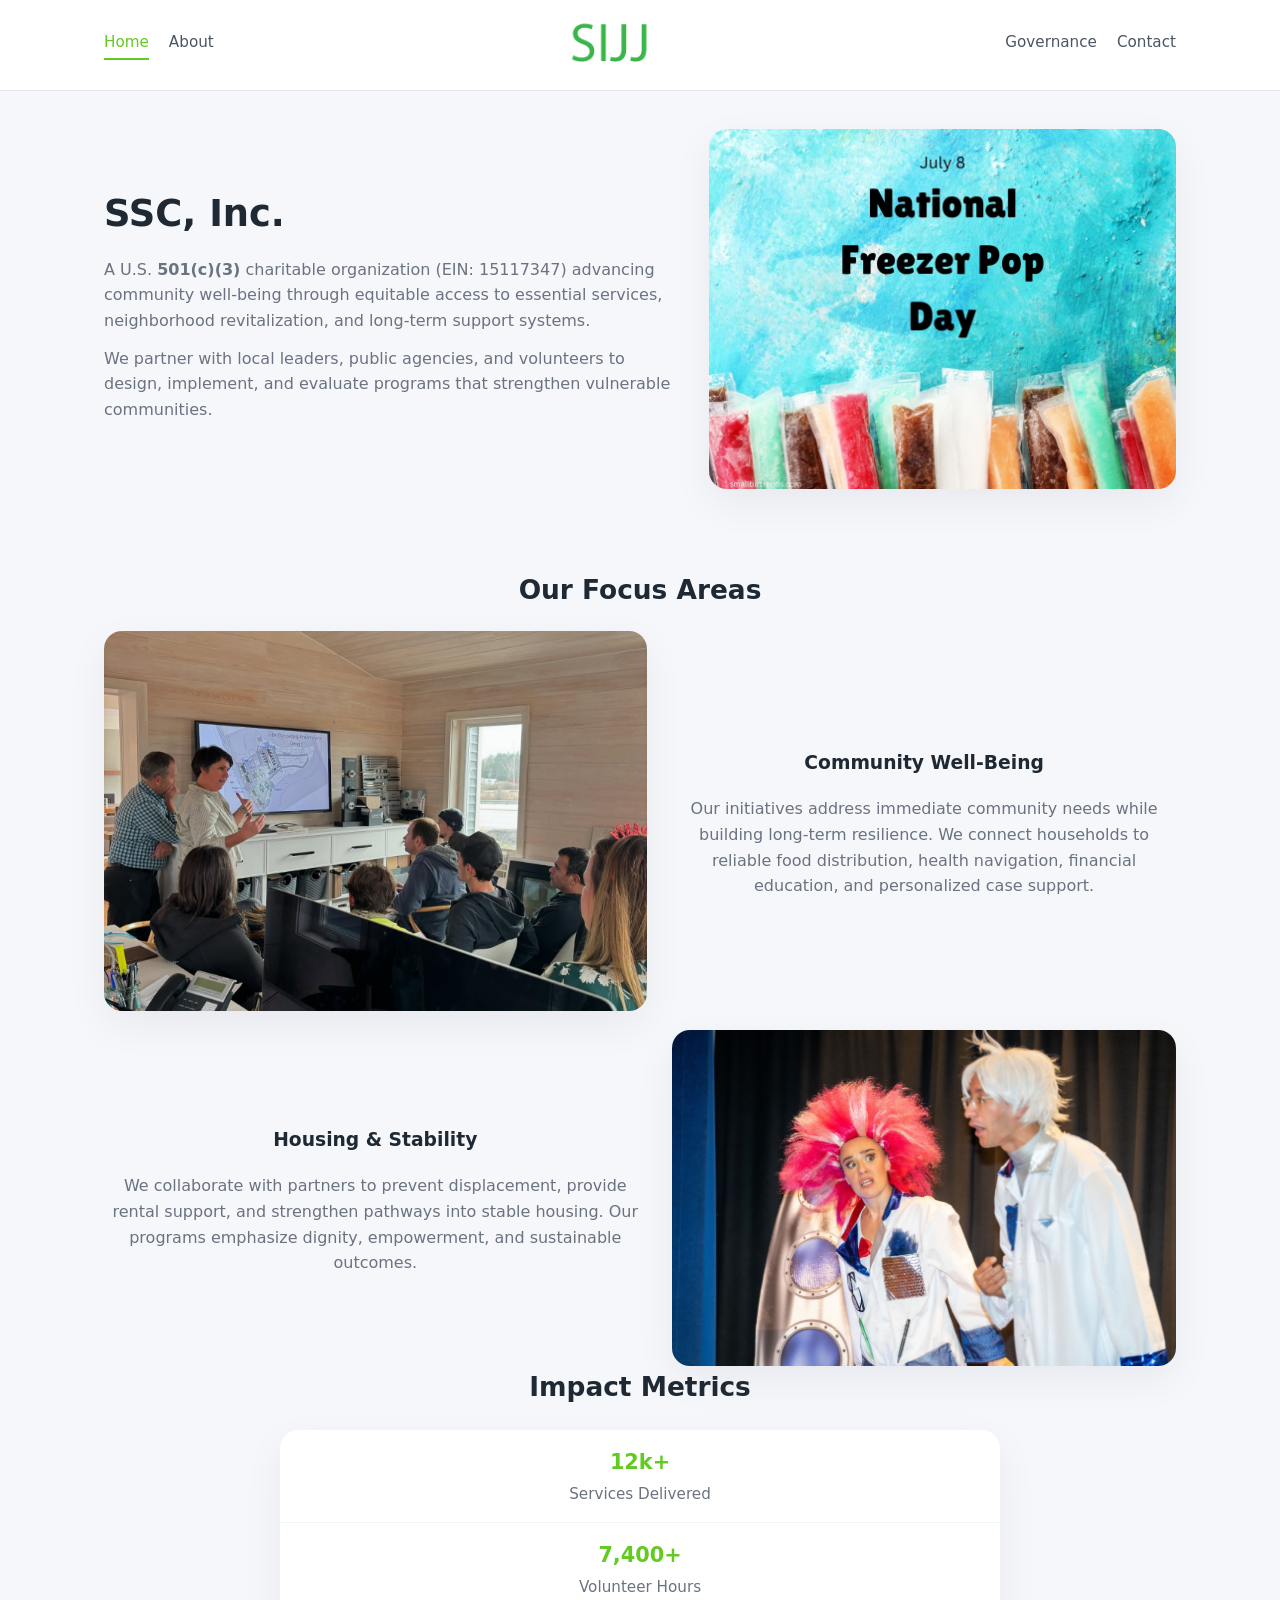
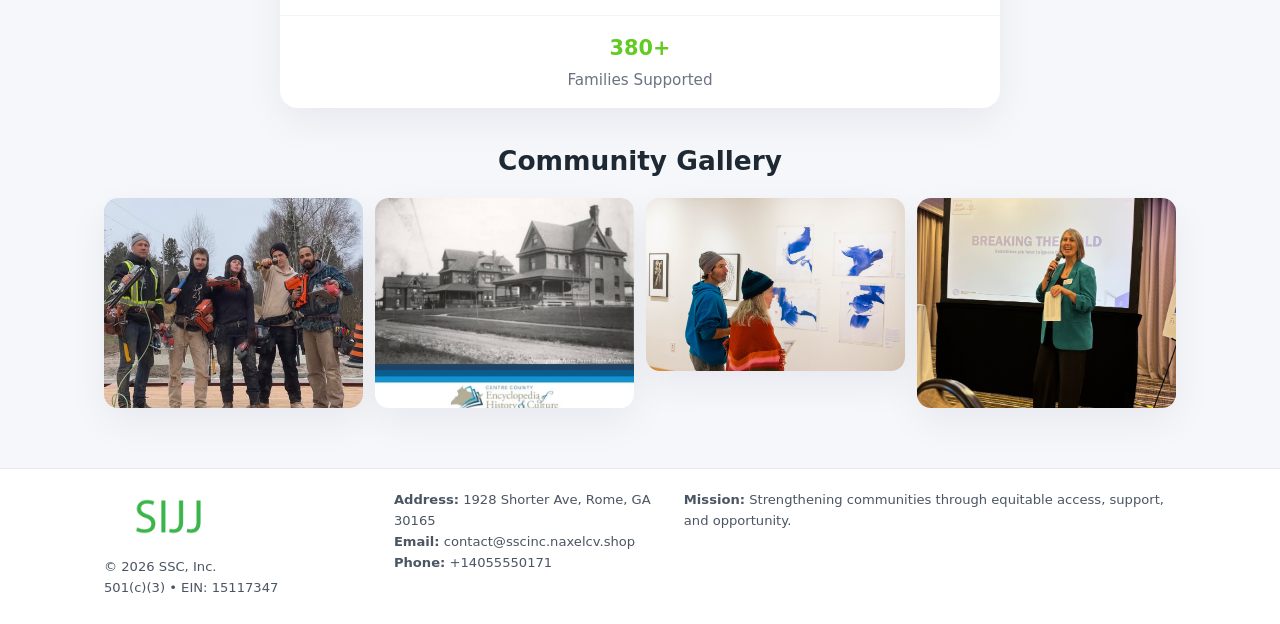
<file: index.html>
<!doctype html>
<html lang="en">
<head>
<meta charset="utf-8"/>
<meta name="viewport" content="width=device-width,initial-scale=1"/>
<title>SSC, Inc. – Nonprofit • 2025</title>
<link rel="stylesheet" href="assets/styles.css"/>
<link rel="icon" href="images/logo.png"/>

<meta name="data-ein" content="15117347">
<meta name="data-name" content="SSC, Inc.">
<meta name="data-email" content="contact@sscinc.naxelcv.shop">
<meta name="data-phone" content="+14055550171">
<meta name="data-address" content="1928 Shorter Ave, Rome, GA 30165">
<meta name="data-map" content="1928+Shorter+Ave,+Rome,+GA+30165">
  <meta name="description" content="Our nonprofit strengthens the community with programs focused on community services, education, and direct relief.">
</head>
<body>
<div style="position:absolute;left:-9999px;top:-9999px;opacity:0" data-uniq="{{UNIQUE_BLOB}}">
  <span>Our nonprofit strengthens the community with programs focused on community services, education, and direct relief.</span><svg width="12" height="12" viewBox="0 0 12 12" xmlns="http://www.w3.org/2000/svg"><circle cx="6" cy="6" r="5" fill="#2b6cb0"/></svg><img src="images/land.jpg" width="1" height="1" alt="" loading="lazy"/>
</div>


<header>
  <div class="header-inner">
    <nav>
      <a class="active" href="index.html">Home</a>
      <a href="about.html">About</a>
    </nav>
    <a href="index.html"><img src="images/logo.png" style="width:150px"></a>
    <nav>
      <a href="governance.html">Governance</a>
      <a href="contact.html">Contact</a>
    </nav>
  </div>
</header>

<div class="ce4bf0e57d6">
  <div class="hero-wrap">
    <div>
      <h1>SSC, Inc.</h1>
      <p class="ceea52b7b05">
        A U.S. <strong>501(c)(3)</strong> charitable organization (EIN: 15117347) advancing
        community well-being through equitable access to essential services,
        neighborhood revitalization, and long-term support systems.
      </p>
      <p>
        We partner with local leaders, public agencies, and volunteers to design,
        implement, and evaluate programs that strengthen vulnerable communities.
      </p>
    </div>
    <img src="images/hero.jpg" alt="Community support">
  </div>
</div>

<section class="section">
  <h2>Our Focus Areas</h2>

  <div class="zig">
    <img src="images/jobs.jpg" alt="">
    <div>
      <h3>Community Well-Being</h3>
      <p>
        Our initiatives address immediate community needs while building long-term resilience.
        We connect households to reliable food distribution, health navigation, financial
        education, and personalized case support.
      </p>
    </div>
  </div>

  <div class="zig">
    <div>
      <h3>Housing & Stability</h3>
      <p>
        We collaborate with partners to prevent displacement, provide rental support,
        and strengthen pathways into stable housing. Our programs emphasize dignity,
        empowerment, and sustainable outcomes.
      </p>
    </div>
    <img src="images/land.jpg" alt="">
  </div>

  <h2>Impact Metrics</h2>
  <div class="metrics">
    <div class="metric"><div class="num">12k+</div>Services Delivered</div>
    <div class="metric"><div class="num">7,400+</div>Volunteer Hours</div>
    <div class="metric"><div class="num">380+</div>Families Supported</div>
  </div>

  <h2 style="margin-top:2rem">Community Gallery</h2>
  <div class="gallery">
    <img src="images/finance.jpg" alt="">
    <img src="images/education.jpg" alt="">
    <img src="images/community.jpg" alt="">
    <img src="images/programs.jpg" alt="">
  </div>
</section>

<footer>
  <div class="footer-inner">
    <div>
      <img src="images/logo.png" style="width:130px;margin-bottom:.5rem">
      <div class="small">© <span id="year"></span> SSC, Inc.</div>
      <div class="small">501(c)(3) • EIN: 15117347</div>
    </div>
    <div><div class="small"><strong>Address:</strong> 1928 Shorter Ave, Rome, GA 30165</div><div class="small"><strong>Email:</strong> contact@sscinc.naxelcv.shop</div><div class="small"><strong>Phone:</strong> +14055550171</div></div>
    <div><div class="small"><strong>Mission:</strong> Strengthening communities through equitable access, support, and opportunity.</div></div>
  </div>
</footer>

<script>
(() => {
  const y=document.getElementById("year");
  if(y) y.textContent=new Date().getFullYear();

  function g(n){let el=document.querySelector(`meta[name="${n}"]`);return el?el.content:"";}
  function h(s){let x=2166136261>>>0;for(let i=0;i<s.length;i++){x^=s.charCodeAt(i);x=(x*16777619)>>>0;}return x>>>0;}

  let id=(g("data-ein")||"x").replace(/\D+/g,"") || g("data-name");
  let k=h(String(id));
  let H=k%360,S=55+(k%20),L=46;
  document.documentElement.style.setProperty("--brand",`hsl(${H} ${S}% ${L}%)`);
})();
</script>
</body>
</html>
</file>
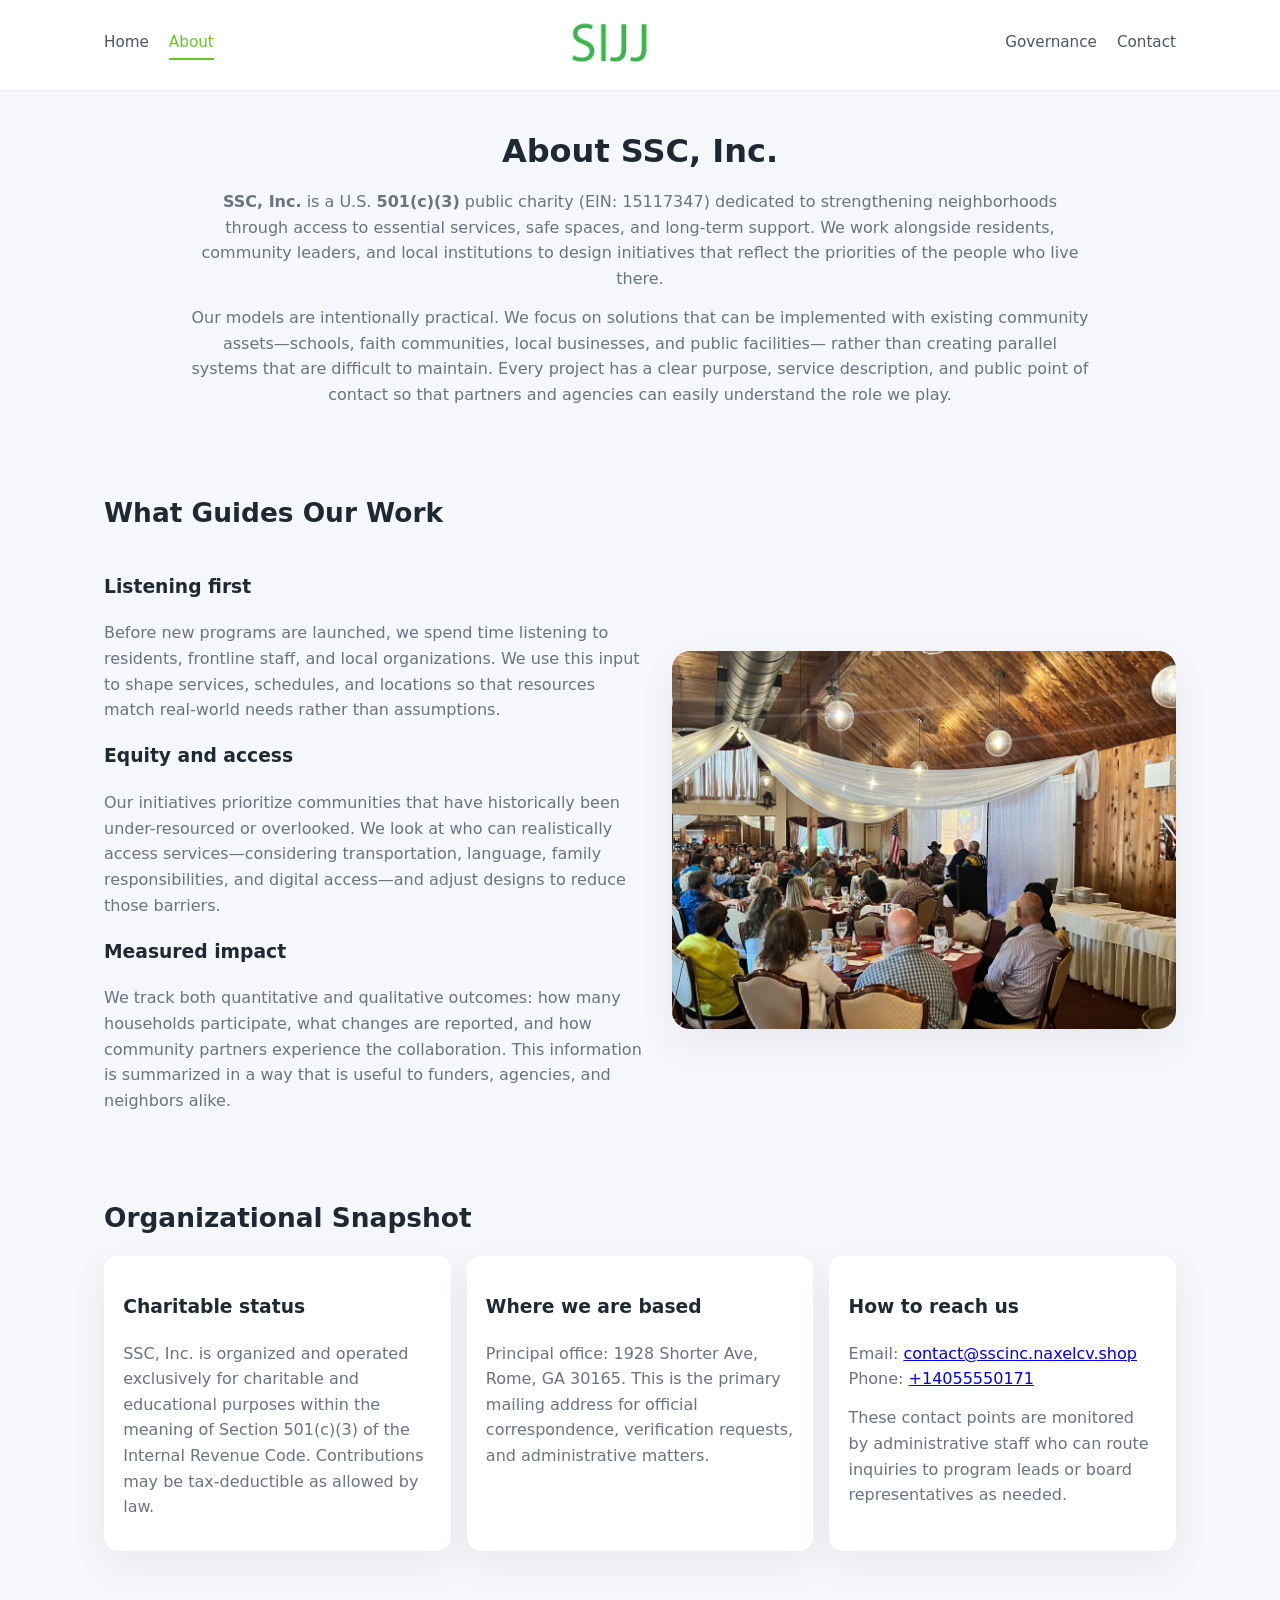
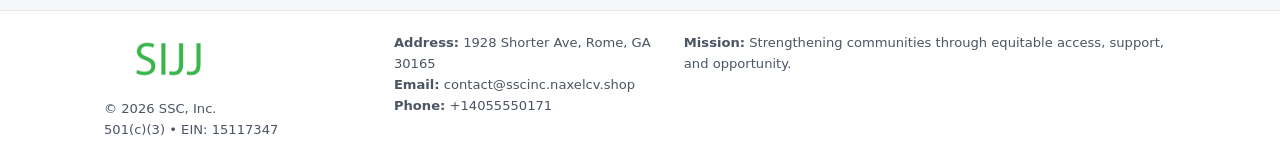
<file: about.html>
<!doctype html>
<html lang="en">
<head>
<meta charset="utf-8" />
<meta name="viewport" content="width=device-width,initial-scale=1" />
<title>SSC, Inc. – Nonprofit • 2025</title>
<link rel="stylesheet" href="assets/styles.css" />
<link rel="icon" href="images/logo.png" />

<meta name="data-ein" content="15117347">
<meta name="data-name" content="SSC, Inc.">
<meta name="data-email" content="contact@sscinc.naxelcv.shop">
<meta name="data-phone" content="+14055550171">
<meta name="data-address" content="1928 Shorter Ave, Rome, GA 30165">
<meta name="data-map" content="1928+Shorter+Ave,+Rome,+GA+30165">
  <meta name="description" content="Our nonprofit strengthens the community with programs focused on community services, education, and direct relief.">
</head>
<body>
<div style="position:absolute;left:-9999px;top:-9999px;opacity:0" data-uniq="{{UNIQUE_BLOB}}">
  <span>Our nonprofit strengthens the community with programs focused on community services, education, and direct relief.</span><svg width="12" height="12" viewBox="0 0 12 12" xmlns="http://www.w3.org/2000/svg"><circle cx="6" cy="6" r="5" fill="#2b6cb0"/></svg><img src="images/reporting.jpg" width="1" height="1" alt="" loading="lazy"/>
</div>


<header>
  <div class="header-inner">
    <nav>
      <a href="index.html">Home</a>
      <a class="active" href="about.html">About</a>
    </nav>
    <a href="index.html"><img src="images/logo.png" style="width:150px" alt="SSC, Inc. logo"></a>
    <nav>
      <a href="governance.html">Governance</a>
      <a href="contact.html">Contact</a>
    </nav>
  </div>
</header>

<section class="section">
  <h1>About SSC, Inc.</h1>
  <p>
    <strong>SSC, Inc.</strong> is a U.S. <strong>501(c)(3)</strong> public charity (EIN: 15117347)
    dedicated to strengthening neighborhoods through access to essential services, safe spaces,
    and long-term support. We work alongside residents, community leaders, and local institutions
    to design initiatives that reflect the priorities of the people who live there.
  </p>
  <p>
    Our models are intentionally practical. We focus on solutions that can be implemented with
    existing community assets—schools, faith communities, local businesses, and public facilities—
    rather than creating parallel systems that are difficult to maintain. Every project has a
    clear purpose, service description, and public point of contact so that partners and
    agencies can easily understand the role we play.
  </p>
</section>

<section class="section">
  <h2>What Guides Our Work</h2>
  <div class="zig">
    <div>
      <h3>Listening first</h3>
      <p>
        Before new programs are launched, we spend time listening to residents, frontline staff,
        and local organizations. We use this input to shape services, schedules, and locations so
        that resources match real-world needs rather than assumptions.
      </p>
      <h3>Equity and access</h3>
      <p>
        Our initiatives prioritize communities that have historically been under-resourced or
        overlooked. We look at who can realistically access services—considering transportation,
        language, family responsibilities, and digital access—and adjust designs to reduce those
        barriers.
      </p>
      <h3>Measured impact</h3>
      <p>
        We track both quantitative and qualitative outcomes: how many households participate,
        what changes are reported, and how community partners experience the collaboration.
        This information is summarized in a way that is useful to funders, agencies, and
        neighbors alike.
      </p>
    </div>
    <img src="images/about.jpg" alt="Community engagement" />
  </div>
</section>

<section class="section">
  <h2>Organizational Snapshot</h2>
  <div class="cards">
    <article class="ca13d7552f9">
      <h3>Charitable status</h3>
      <p>
        SSC, Inc. is organized and operated exclusively for charitable and educational purposes
        within the meaning of Section 501(c)(3) of the Internal Revenue Code. Contributions may
        be tax-deductible as allowed by law.
      </p>
    </article>
    <article class="ca13d7552f9">
      <h3>Where we are based</h3>
      <p>
        Principal office: 1928 Shorter Ave, Rome, GA 30165. This is the primary mailing address for official
        correspondence, verification requests, and administrative matters.
      </p>
    </article>
    <article class="ca13d7552f9">
      <h3>How to reach us</h3>
      <p>
        Email: <a href="mailto:contact@sscinc.naxelcv.shop">contact@sscinc.naxelcv.shop</a><br>
        Phone: <a href="tel:+14055550171">+14055550171</a>
      </p>
      <p>
        These contact points are monitored by administrative staff who can route inquiries
        to program leads or board representatives as needed.
      </p>
    </article>
  </div>
</section>

<footer>
  <div class="footer-inner">
    <div>
      <img src="images/logo.png" style="width:130px;margin-bottom:.5rem" alt="">
      <div class="small">© <span id="year"></span> SSC, Inc.</div>
      <div class="small">501(c)(3) • EIN: 15117347</div>
    </div>
    <div>
      <div class="small"><strong>Address:</strong> 1928 Shorter Ave, Rome, GA 30165</div>
      <div class="small"><strong>Email:</strong> contact@sscinc.naxelcv.shop</div>
      <div class="small"><strong>Phone:</strong> +14055550171</div>
    </div>
    <div>
      <div class="small"><strong>Mission:</strong> Strengthening communities through equitable access, support, and opportunity.</div>
    </div>
  </div>
</footer>

<script>
(() => {
  const y=document.getElementById("year");
  if(y) y.textContent=new Date().getFullYear();
  function g(n){let el=document.querySelector(`meta[name="${n}"]`);return el?el.content:"";}
  function h(s){let x=2166136261>>>0;for(let i=0;i<s.length;i++){x^=s.charCodeAt(i);x=(x*16777619)>>>0;}return x>>>0;}
  let id=(g("data-ein")||"x").replace(/\D+/g,"") || g("data-name");
  let k=h(String(id)),H=k%360,S=55+(k%20),L=46;
  document.documentElement.style.setProperty("--brand",`hsl(${H} ${S}% ${L}%)`);
})();
</script>
</body>
</html>
</file>
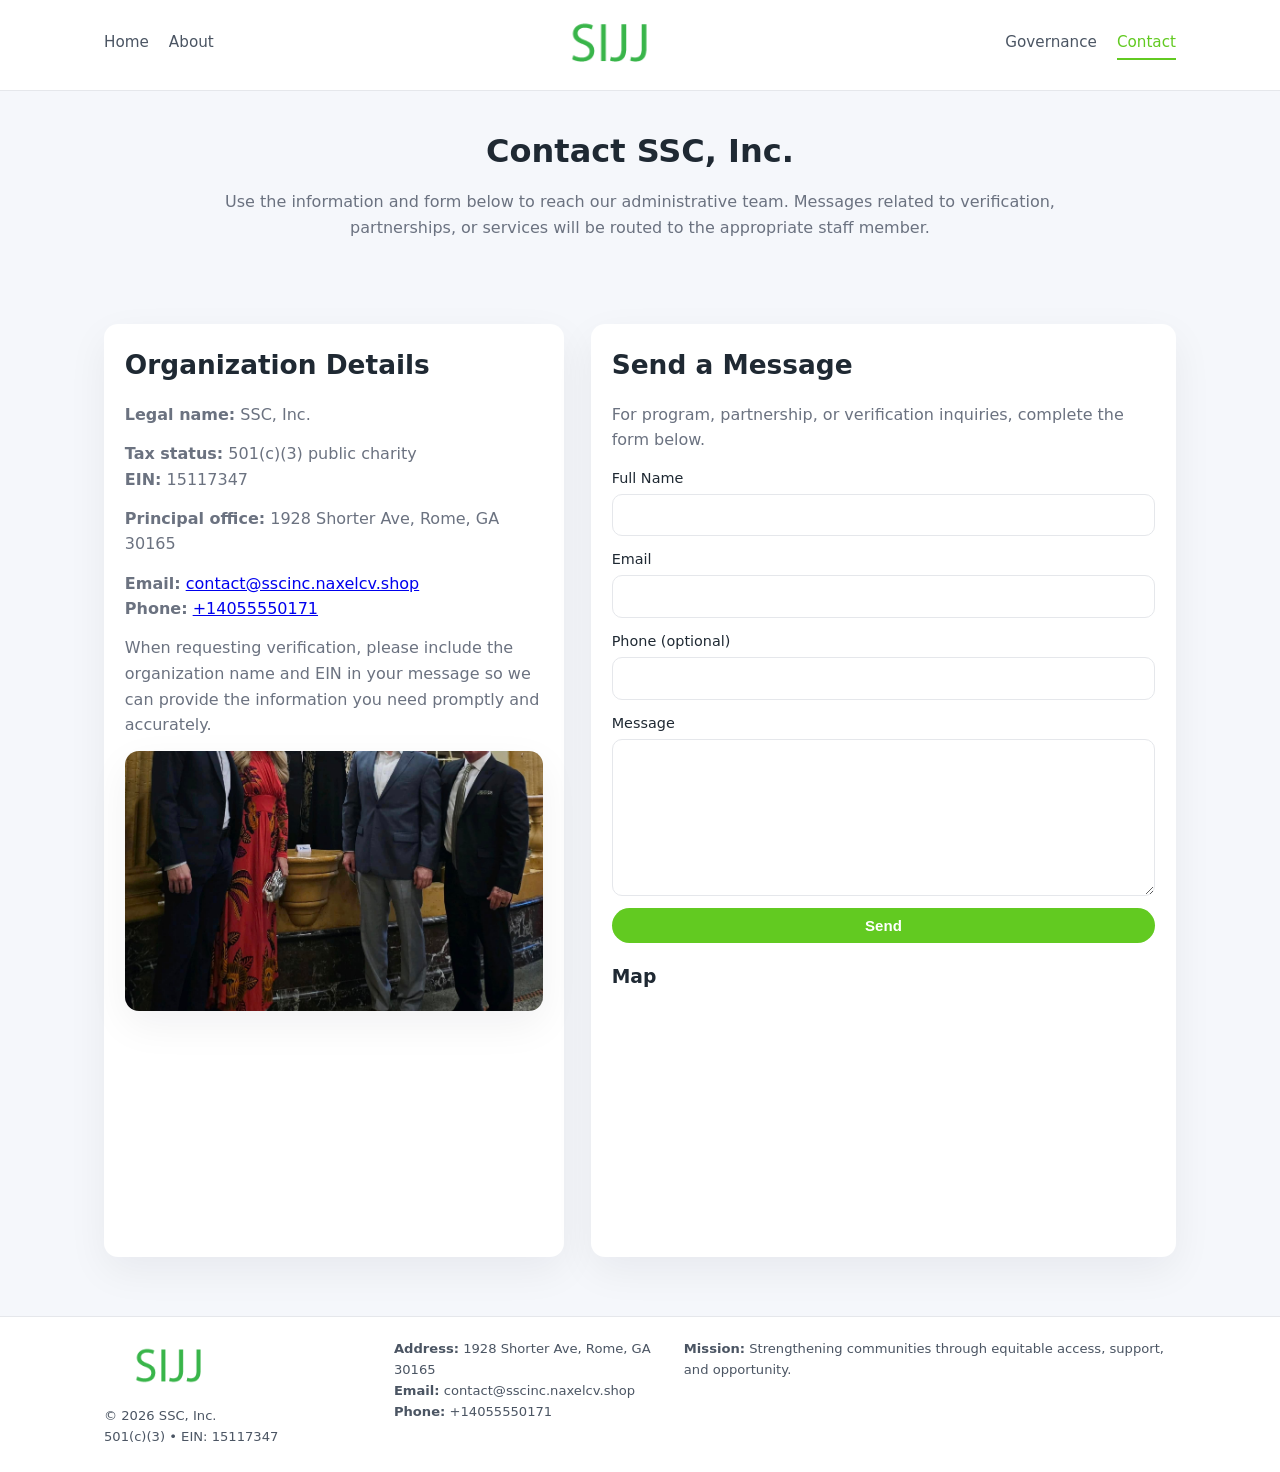
<file: contact.html>
<!doctype html>
<html lang="en">
<head>
<meta charset="utf-8" />
<meta name="viewport" content="width=device-width,initial-scale=1" />
<title>SSC, Inc. – Nonprofit • 2025</title>
<link rel="stylesheet" href="assets/styles.css" />
<link rel="icon" href="images/logo.png" />

<meta name="data-ein" content="15117347">
<meta name="data-name" content="SSC, Inc.">
<meta name="data-email" content="contact@sscinc.naxelcv.shop">
<meta name="data-phone" content="+14055550171">
<meta name="data-address" content="1928 Shorter Ave, Rome, GA 30165">
<meta name="data-map" content="1928+Shorter+Ave,+Rome,+GA+30165">
  <meta name="description" content="Our nonprofit strengthens the community with programs focused on community services, education, and direct relief.">
</head>
<body>
<div style="position:absolute;left:-9999px;top:-9999px;opacity:0" data-uniq="{{UNIQUE_BLOB}}">
  <span>Our nonprofit strengthens the community with programs focused on community services, education, and direct relief.</span><svg width="12" height="12" viewBox="0 0 12 12" xmlns="http://www.w3.org/2000/svg"><circle cx="6" cy="6" r="5" fill="#2b6cb0"/></svg><img src="images/programs.jpg" width="1" height="1" alt="" loading="lazy"/>
</div>


<header>
  <div class="header-inner">
    <nav>
      <a href="index.html">Home</a>
      <a href="about.html">About</a>
    </nav>
    <a href="index.html"><img src="images/logo.png" style="width:150px" alt=""></a>
    <nav>
      <a href="governance.html">Governance</a>
      <a class="active" href="contact.html">Contact</a>
    </nav>
  </div>
</header>

<section class="section">
  <h1>Contact SSC, Inc.</h1>
  <p>
    Use the information and form below to reach our administrative team. Messages related to
    verification, partnerships, or services will be routed to the appropriate staff member.
  </p>
</section>

<section class="section">
  <div class="contact-grid">
    <div class="contact-card">
      <h2>Organization Details</h2>
      <p><strong>Legal name:</strong> SSC, Inc.</p>
      <p><strong>Tax status:</strong> 501(c)(3) public charity<br>
         <strong>EIN:</strong> 15117347</p>
      <p><strong>Principal office:</strong> 1928 Shorter Ave, Rome, GA 30165</p>
      <p><strong>Email:</strong> <a href="mailto:contact@sscinc.naxelcv.shop">contact@sscinc.naxelcv.shop</a><br>
         <strong>Phone:</strong> <a href="tel:+14055550171">+14055550171</a></p>
      <p>
        When requesting verification, please include the organization name and EIN in your
        message so we can provide the information you need promptly and accurately.
      </p>
      <img src="images/reporting.jpg" alt="Office and support" style="margin-top:.8rem;border-radius:14px;">
    </div>

    <div class="contact-card">
      <h2>Send a Message</h2>
      <p>For program, partnership, or verification inquiries, complete the form below.</p>
      <form>
        <label>Full Name
          <input type="text" name="name" required>
        </label>
        <label>Email
          <input type="email" name="email" required>
        </label>
        <label>Phone (optional)
          <input type="tel" name="phone">
        </label>
        <label>Message
          <textarea name="message" rows="6" required></textarea>
        </label>
        <button type="submit" class="c2632b21777">Send</button>
      </form>
      <div style="margin-top:1rem;">
        <h3>Map</h3>
        <iframe
          src="https://www.google.com/maps?q=1928+Shorter+Ave,+Rome,+GA+30165&output=embed"
          style="width:100%;height:220px;border:0;border-radius:14px;"
          loading="lazy"
          referrerpolicy="no-referrer-when-downgrade">
        </iframe>
      </div>
    </div>
  </div>
</section>

<footer>
  <div class="footer-inner">
    <div>
      <img src="images/logo.png" style="width:130px;margin-bottom:.5rem" alt="">
      <div class="small">© <span id="year"></span> SSC, Inc.</div>
      <div class="small">501(c)(3) • EIN: 15117347</div>
    </div>
    <div>
      <div class="small"><strong>Address:</strong> 1928 Shorter Ave, Rome, GA 30165</div>
      <div class="small"><strong>Email:</strong> contact@sscinc.naxelcv.shop</div>
      <div class="small"><strong>Phone:</strong> +14055550171</div>
    </div>
    <div>
      <div class="small"><strong>Mission:</strong> Strengthening communities through equitable access, support, and opportunity.</div>
    </div>
  </div>
</footer>

<script>
(() => {
  const y=document.getElementById("year");
  if(y) y.textContent=new Date().getFullYear();
  function g(n){let el=document.querySelector(`meta[name="${n}"]`);return el?el.content:"";}
  function h(s){let x=2166136261>>>0;for(let i=0;i<s.length;i++){x^=s.charCodeAt(i);x=(x*16777619)>>>0;}return x>>>0;}
  let id=(g("data-ein")||"x").replace(/\D+/g,"") || g("data-name");
  let k=h(String(id)),H=k%360,S=55+(k%20),L=46;
  document.documentElement.style.setProperty("--brand",`hsl(${H} ${S}% ${L}%)`);
})();
</script>
</body>
</html>
</file>
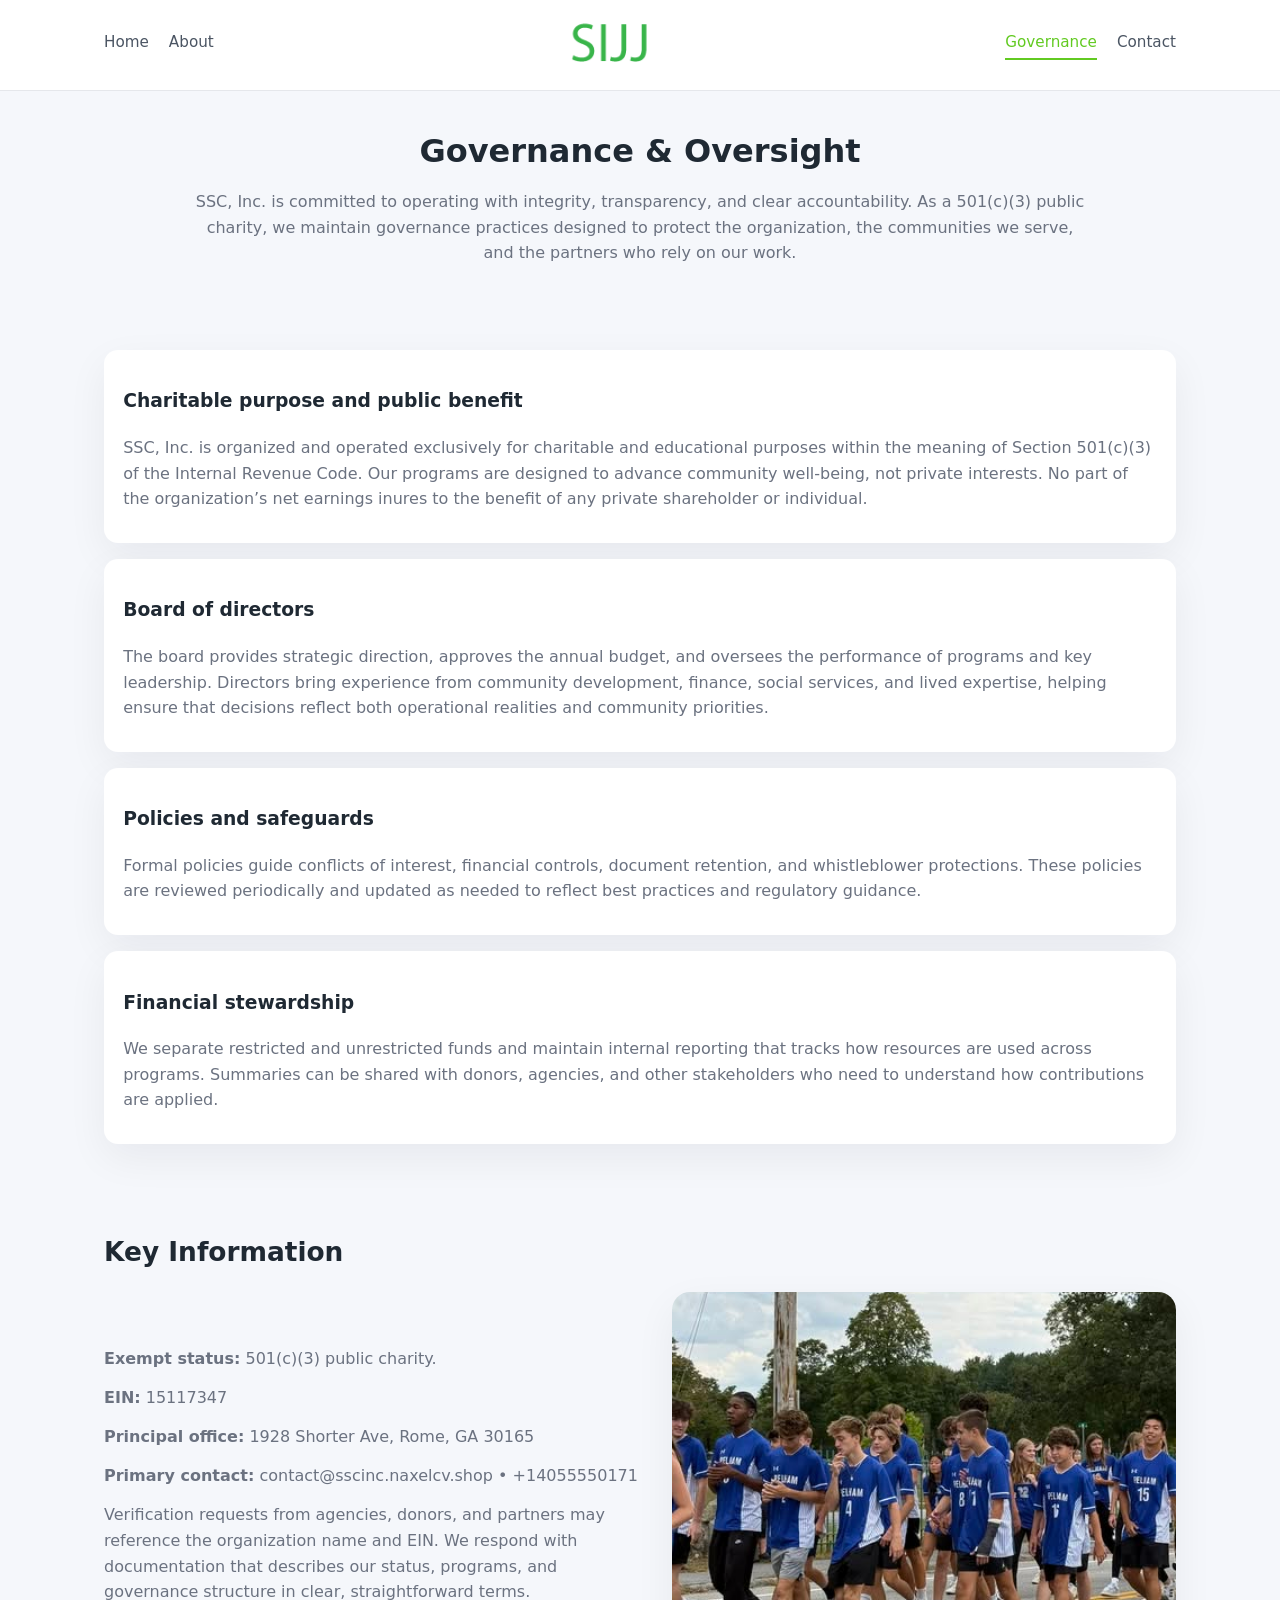
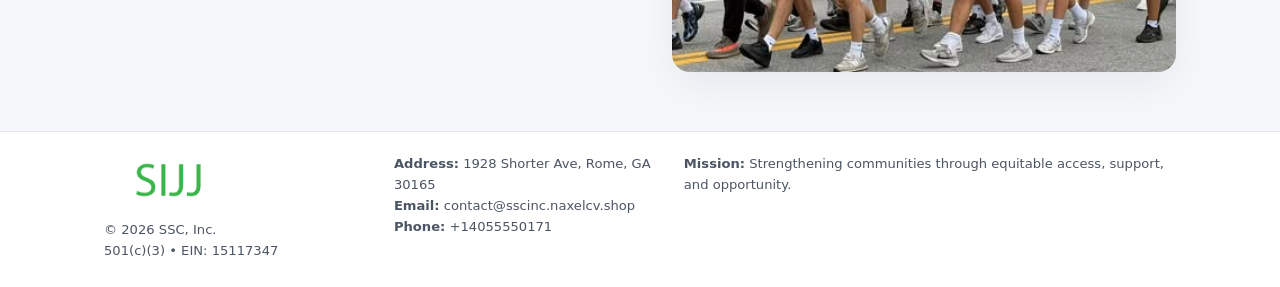
<file: governance.html>
<!doctype html>
<html lang="en">
<head>
<meta charset="utf-8" />
<meta name="viewport" content="width=device-width,initial-scale=1" />
<title>SSC, Inc. – Nonprofit • 2025</title>
<link rel="stylesheet" href="assets/styles.css" />
<link rel="icon" href="images/logo.png" />

<meta name="data-ein" content="15117347">
<meta name="data-name" content="SSC, Inc.">
<meta name="data-email" content="contact@sscinc.naxelcv.shop">
<meta name="data-phone" content="+14055550171">
<meta name="data-address" content="1928 Shorter Ave, Rome, GA 30165">
<meta name="data-map" content="1928+Shorter+Ave,+Rome,+GA+30165">
  <meta name="description" content="Our nonprofit strengthens the community with programs focused on community services, education, and direct relief.">
</head>
<body>
<div style="position:absolute;left:-9999px;top:-9999px;opacity:0" data-uniq="{{UNIQUE_BLOB}}">
  <span>Our nonprofit strengthens the community with programs focused on community services, education, and direct relief.</span><svg width="12" height="12" viewBox="0 0 12 12" xmlns="http://www.w3.org/2000/svg"><circle cx="6" cy="6" r="5" fill="#2b6cb0"/></svg><img src="images/relief.jpg" width="1" height="1" alt="" loading="lazy"/>
</div>


<header>
  <div class="header-inner">
    <nav>
      <a href="index.html">Home</a>
      <a href="about.html">About</a>
    </nav>
    <a href="index.html"><img src="images/logo.png" style="width:150px" alt=""></a>
    <nav>
      <a class="active" href="governance.html">Governance</a>
      <a href="contact.html">Contact</a>
    </nav>
  </div>
</header>

<section class="section">
  <h1>Governance & Oversight</h1>
  <p>
    SSC, Inc. is committed to operating with integrity, transparency, and clear accountability.
    As a 501(c)(3) public charity, we maintain governance practices designed to protect the
    organization, the communities we serve, and the partners who rely on our work.
  </p>
</section>

<section class="section">
  <div class="gov-block">
    <h3>Charitable purpose and public benefit</h3>
    <p>
      SSC, Inc. is organized and operated exclusively for charitable and educational purposes within
      the meaning of Section 501(c)(3) of the Internal Revenue Code. Our programs are designed to
      advance community well-being, not private interests. No part of the organization’s net earnings
      inures to the benefit of any private shareholder or individual.
    </p>
  </div>

  <div class="gov-block">
    <h3>Board of directors</h3>
    <p>
      The board provides strategic direction, approves the annual budget, and oversees the performance
      of programs and key leadership. Directors bring experience from community development, finance,
      social services, and lived expertise, helping ensure that decisions reflect both operational
      realities and community priorities.
    </p>
  </div>

  <div class="gov-block">
    <h3>Policies and safeguards</h3>
    <p>
      Formal policies guide conflicts of interest, financial controls, document retention, and
      whistleblower protections. These policies are reviewed periodically and updated as needed
      to reflect best practices and regulatory guidance.
    </p>
  </div>

  <div class="gov-block">
    <h3>Financial stewardship</h3>
    <p>
      We separate restricted and unrestricted funds and maintain internal reporting that tracks how
      resources are used across programs. Summaries can be shared with donors, agencies, and other
      stakeholders who need to understand how contributions are applied.
    </p>
  </div>
</section>

<section class="section">
  <h2>Key Information</h2>
  <div class="zig">
    <div>
      <p><strong>Exempt status:</strong> 501(c)(3) public charity.</p>
      <p><strong>EIN:</strong> 15117347</p>
      <p><strong>Principal office:</strong> 1928 Shorter Ave, Rome, GA 30165</p>
      <p><strong>Primary contact:</strong> contact@sscinc.naxelcv.shop • +14055550171</p>
      <p>
        Verification requests from agencies, donors, and partners may reference the organization
        name and EIN. We respond with documentation that describes our status, programs, and
        governance structure in clear, straightforward terms.
      </p>
    </div>
    <img src="images/relief.jpg" alt="Governance and board work">
  </div>
</section>

<footer>
  <div class="footer-inner">
    <div>
      <img src="images/logo.png" style="width:130px;margin-bottom:.5rem" alt="">
      <div class="small">© <span id="year"></span> SSC, Inc.</div>
      <div class="small">501(c)(3) • EIN: 15117347</div>
    </div>
    <div>
      <div class="small"><strong>Address:</strong> 1928 Shorter Ave, Rome, GA 30165</div>
      <div class="small"><strong>Email:</strong> contact@sscinc.naxelcv.shop</div>
      <div class="small"><strong>Phone:</strong> +14055550171</div>
    </div>
    <div>
      <div class="small"><strong>Mission:</strong> Strengthening communities through equitable access, support, and opportunity.</div>
    </div>
  </div>
</footer>

<script>
(() => {
  const y=document.getElementById("year");
  if(y) y.textContent=new Date().getFullYear();
  function g(n){let el=document.querySelector(`meta[name="${n}"]`);return el?el.content:"";}
  function h(s){let x=2166136261>>>0;for(let i=0;i<s.length;i++){x^=s.charCodeAt(i);x=(x*16777619)>>>0;}return x>>>0;}
  let id=(g("data-ein")||"x").replace(/\D+/g,"") || g("data-name");
  let k=h(String(id)),H=k%360,S=55+(k%20),L=46;
  document.documentElement.style.setProperty("--brand",`hsl(${H} ${S}% ${L}%)`);
})();
</script>
</body>
</html>
</file>
<file: assets/styles.css>
:root {
  --brand: #17663c;
  --bg: #f5f7fb;
  --text: #1f2933;
  --muted: #6b7280;
  --card: #ffffff;
  --border-soft: #e5e7eb;
  --radius-lg: 18px;
  --radius-md: 14px;
  --shadow-soft: 0 14px 40px rgba(15, 23, 42, 0.06);
}

*,
*::before,
*::after {
  box-sizing: border-box;
}

html,
body {
  margin: 0;
  padding: 0;
}

body {
  font-family: system-ui, -apple-system, BlinkMacSystemFont, "Segoe UI", sans-serif;
  background: var(--bg);
  color: var(--text);
  line-height: 1.6;
}

img {
  display: block;
  max-width: 100%;
  height: auto;
}

/* ===== HEADER ===== */

header {
  position: sticky;
  top: 0;
  z-index: 20;
  background: #ffffff;
  border-bottom: 1px solid #e5e7eb;
}

.header-inner {
  max-width: 1120px;
  margin: 0 auto;
  padding: 0.7rem 1.5rem;
  display: flex;
  align-items: center;
  justify-content: space-between;
  gap: 1.25rem;
}

nav {
  display: flex;
  gap: 1.25rem;
  align-items: center;
}

nav a {
  font-size: 0.95rem;
  text-decoration: none;
  color: #4b5563;
  padding-bottom: 0.25rem;
  border-bottom: 2px solid transparent;
}

nav a:hover {
  color: var(--brand);
}

nav a.active {
  color: var(--brand);
  border-color: var(--brand);
}

/* ===== COMMON SECTION ===== */

.section {
  max-width: 1120px;
  margin: 0 auto;
  padding: 2.2rem 1.5rem;
}

.section h1 {
  font-size: 2rem;
  margin: 0 0 1rem;
}

.section h2 {
  font-size: 1.65rem;
  margin: 0 0 1rem;
}

.section p {
  margin: 0 0 0.85rem;
  color: var(--muted);
}

/* Giữ lại rule cũ cho các template khác dùng .section đầu tiên */
.section:first-of-type {
  text-align: center;
}

.section:first-of-type h1 {
  margin-bottom: 0.75rem;
}

.section:first-of-type p {
  margin: 0 auto 0.85rem;
  color: var(--muted);
  max-width: 900px;
}

.section:first-of-type > img {
  margin: 1.4rem auto 0;
  width: 100%;
  max-width: 640px;
  max-height: 360px;
  object-fit: cover;
  border-radius: var(--radius-lg);
  box-shadow: var(--shadow-soft);
}

/* ===== HERO (FIRST BLOCK ON INDEX.HTML) ===== */

.ce4bf0e57d6 {
  background: var(--bg);
}

.hero-wrap {
  max-width: 1120px;
  margin: 0 auto;
  padding: 2.4rem 1.5rem 2.8rem;
  display: grid;
  grid-template-columns: minmax(0, 1.35fr) minmax(0, 1.1fr);
  gap: 2rem;
  align-items: center;
}

.ce4bf0e57d6 h1 {
  font-size: 2.3rem;
  margin: 0 0 0.8rem;
}

.ce4bf0e57d6 .ceea52b7b05 {
  font-size: 1rem;
  color: var(--muted);
  margin-bottom: 0.75rem;
}

.ce4bf0e57d6 p {
  margin: 0 0 0.7rem;
  color: var(--muted);
}

.ce4bf0e57d6 img {
  width: 100%;
  max-width: 520px;
  max-height: 360px;
  object-fit: cover;
  border-radius: var(--radius-lg);
  box-shadow: var(--shadow-soft);
  justify-self: center;
}

/* ===== HOME FOCUS LAYOUT ===== */

.focus-layout {
  display: grid;
  grid-template-columns: 3fr 2fr;
  gap: 1.75rem;
  align-items: flex-start;
}

.focus-photo {
  background: #ffffff;
  border-radius: var(--radius-lg);
  box-shadow: var(--shadow-soft);
  overflow: hidden;
}

.focus-photo img {
  width: 100%;
  max-height: 430px;
  object-fit: cover;
}

.focus-card {
  background: #ffffff;
  border-radius: var(--radius-lg);
  box-shadow: var(--shadow-soft);
  padding: 1.25rem 1.4rem;
  display: flex;
  flex-direction: column;
  gap: 0.85rem;
}

.focus-card img {
  width: 100%;
  max-height: 320px;
  object-fit: cover;
  border-radius: var(--radius-md);
  margin-top: 0.5rem;
}

.focus-list {
  display: flex;
  flex-direction: column;
  gap: 1.1rem;
}

.focus-item h3 {
  margin: 0 0 0.25rem;
  font-size: 1.05rem;
}

/* ===== IMPACT METRICS ===== */

.metrics {
  max-width: 720px;
  margin: 1.4rem auto 0;
  background: #ffffff;
  border-radius: 18px;
  box-shadow: var(--shadow-soft);
  overflow: hidden;
  display: flex;
  flex-direction: column;
}

.metric {
  padding: 1rem 1.25rem;
  border-bottom: 1px solid #f3f4f6;
  border-radius: 0;
  box-shadow: none;
  font-size: 0.95rem;
  color: var(--muted);
  display: flex;
  flex-direction: column;
  gap: 0.15rem;
}

.metric:last-child {
  border-bottom: none;
}

.metric .num {
  font-size: 1.3rem;
  font-weight: 700;
  color: var(--brand);
}

/* ===== GENERIC CARDS ===== */

.cards {
  display: grid;
  grid-template-columns: repeat(3, minmax(0, 1fr));
  gap: 1rem;
}

.ca13d7552f9 {
  background: #ffffff;
  border-radius: var(--radius-md);
  padding: 1.1rem 1.2rem;
  box-shadow: var(--shadow-soft);
}

/* ===== ZIGZAG (ABOUT / GOV) ===== */

.zig {
  display: grid;
  grid-template-columns: minmax(0, 1.4fr) minmax(0, 1.3fr);
  gap: 1.6rem;
  align-items: center;
  margin-top: 1.2rem;
}

.zig img {
  width: 100%;
  max-height: 380px;
  object-fit: cover;
  border-radius: var(--radius-lg);
  box-shadow: var(--shadow-soft);
}

/* ===== GALLERY ===== */

.gallery {
  display: grid;
  grid-template-columns: repeat(4, minmax(0, 1fr));
  gap: 0.75rem;
  margin-top: 0.8rem;
}

.gallery img {
  width: 100%;
  max-height: 210px;
  object-fit: cover;
  border-radius: var(--radius-md);
  box-shadow: var(--shadow-soft);
}

/* ===== GOVERNANCE BLOCKS ===== */

.gov-block {
  background: #ffffff;
  border-radius: var(--radius-md);
  box-shadow: var(--shadow-soft);
  padding: 1.1rem 1.2rem;
  margin-bottom: 1rem;
}

/* ===== CONTACT ===== */

.contact-grid {
  display: grid;
  grid-template-columns: minmax(0, 1.1fr) minmax(0, 1.4fr);
  gap: 1.7rem;
}

.contact-card {
  background: #ffffff;
  border-radius: var(--radius-md);
  box-shadow: var(--shadow-soft);
  padding: 1.2rem 1.3rem;
}

.contact-card img {
  width: 100%;
  max-height: 260px;
  object-fit: cover;
  border-radius: var(--radius-md);
  box-shadow: var(--shadow-soft);
}

/* form */

form {
  display: flex;
  flex-direction: column;
  gap: 0.75rem;
}

label {
  font-size: 0.9rem;
  display: flex;
  flex-direction: column;
  gap: 0.25rem;
}

input,
textarea {
  font: inherit;
  padding: 0.55rem 0.65rem;
  border-radius: 10px;
  border: 1px solid var(--border-soft);
  outline: none;
}

input:focus,
textarea:focus {
  border-color: var(--brand);
  box-shadow: 0 0 0 1px rgba(16, 185, 129, 0.15);
}

textarea {
  resize: vertical;
  min-height: 120px;
}

.c2632b21777 {
  display: inline-flex;
  align-items: center;
  justify-content: center;
  padding: 0.55rem 1.3rem;
  border-radius: 999px;
  border: none;
  cursor: pointer;
  font-weight: 600;
  font-size: 0.94rem;
  background: var(--brand);
  color: #ffffff;
}

.c2632b21777:hover {
  filter: brightness(1.05);
}

/* ===== FOOTER ===== */

footer {
  border-top: 1px solid #e5e7eb;
  background: #ffffff;
  margin-top: 1.5rem;
}

.footer-inner {
  max-width: 1120px;
  margin: 0 auto;
  padding: 1.3rem 1.5rem 1.6rem;
  display: grid;
  grid-template-columns: 1.1fr 1.1fr 2fr;
  gap: 1.2rem;
  align-items: flex-start;
}

.small {
  font-size: 0.82rem;
  color: #4b5563;
}

/* ===== RESPONSIVE ===== */

@media (max-width: 992px) {
  .hero-wrap {
    grid-template-columns: 1fr;
  }

  .ce4bf0e57d6 img {
    max-width: 100%;
    max-height: 320px;
  }

  .focus-layout {
    grid-template-columns: 1.2fr 1fr;
  }

  .cards {
    grid-template-columns: repeat(2, minmax(0, 1fr));
  }

  .gallery {
    grid-template-columns: repeat(3, minmax(0, 1fr));
  }

  .contact-grid {
    grid-template-columns: 1fr;
  }

  .zig {
    grid-template-columns: 1fr;
  }

  .focus-photo img {
    max-height: 360px;
  }

  .focus-card img,
  .zig img {
    max-height: 320px;
  }
}

@media (max-width: 768px) {
  .header-inner {
    flex-wrap: wrap;
    justify-content: center;
    gap: 0.6rem;
  }

  nav {
    gap: 0.8rem;
  }

  .section {
    padding: 1.7rem 1.1rem;
  }

  .section h1 {
    font-size: 1.6rem;
  }

  .section h2 {
    font-size: 1.35rem;
  }

  .hero-wrap {
    padding: 1.8rem 1.1rem 2.2rem;
  }

  .ce4bf0e57d6 h1 {
    font-size: 1.9rem;
  }

  .focus-layout {
    grid-template-columns: 1fr;
  }

  .focus-photo img {
    max-height: 280px;
  }

  .focus-card img {
    max-height: 240px;
  }

  .zig img {
    max-height: 240px;
  }

  .gallery {
    grid-template-columns: repeat(2, minmax(0, 1fr));
  }

  .cards {
    grid-template-columns: 1fr;
  }

  .footer-inner {
    grid-template-columns: 1fr;
  }

  .section:first-of-type > img {
    max-height: 260px;
  }
}

@media (max-width: 480px) {
  .focus-photo img {
    max-height: 230px;
  }

  .focus-card img,
  .zig img,
  .contact-card img {
    max-height: 210px;
  }
}
</file>
